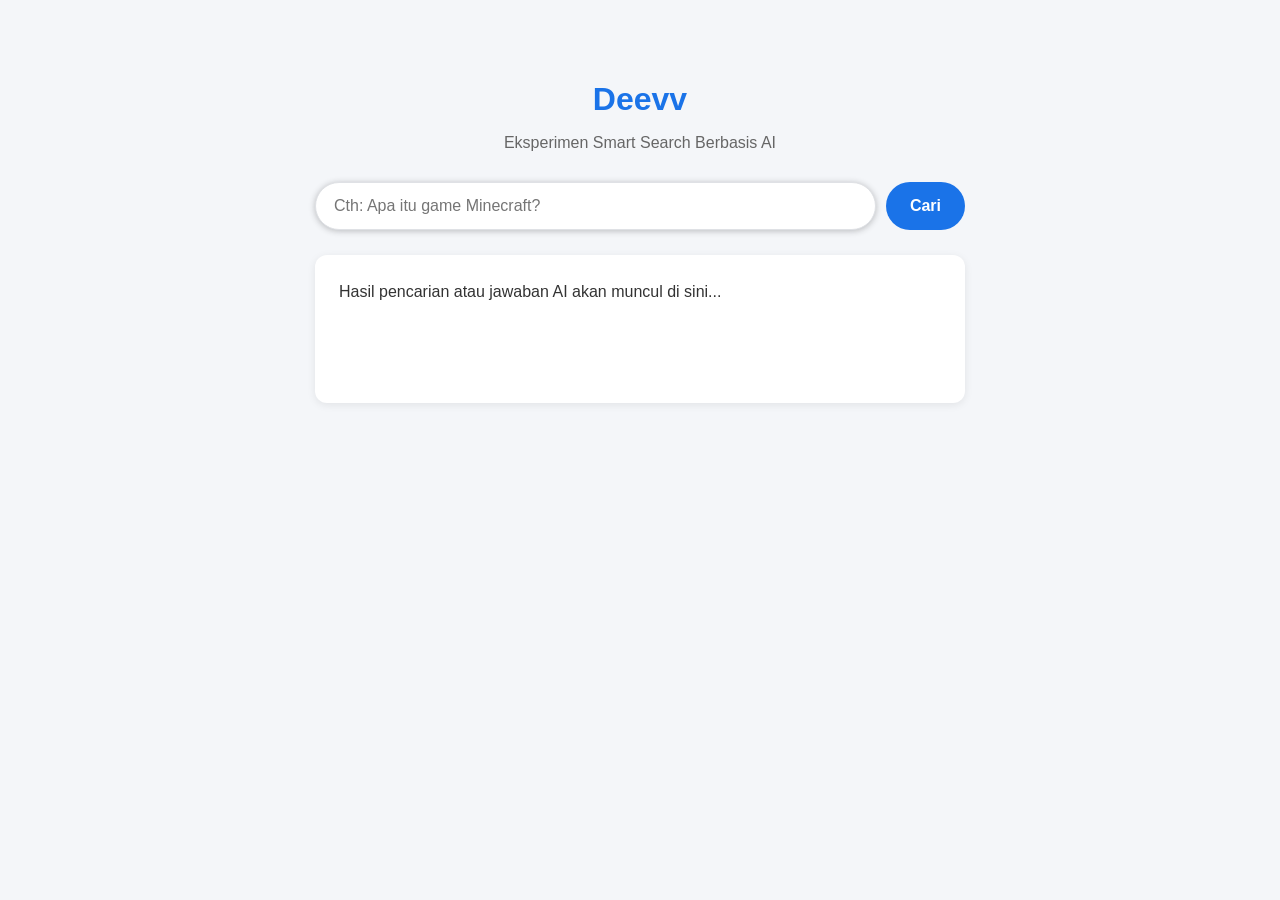
<file: aisearch.html>
<!DOCTYPE html>
<html lang="id">
<head>
    <meta charset="UTF-8">
    <meta name="viewport" content="width=device-width, initial-scale=1.0">
    <title>Deevv - Smart AI Search</title>
    <style>
        body {
            font-family: -apple-system, BlinkMacSystemFont, "Segoe UI", Roboto, sans-serif;
            background-color: #f4f6f9;
            color: #333;
            max-width: 650px;
            margin: 40px auto;
            padding: 20px;
        }
        h1 {
            text-align: center;
            color: #1a73e8;
            margin-bottom: 5px;
        }
        p.subtitle {
            text-align: center;
            color: #666;
            margin-bottom: 30px;
        }
        .search-container {
            display: flex;
            gap: 10px;
            margin-bottom: 25px;
        }
        input[type="text"] {
            flex: 1;
            padding: 14px 18px;
            font-size: 16px;
            border: 1px solid #dfe1e5;
            border-radius: 24px;
            outline: none;
            box-shadow: 0 1px 6px rgba(32,33,36,.28);
        }
        button {
            padding: 0 24px;
            font-size: 16px;
            background-color: #1a73e8;
            color: white;
            border: none;
            border-radius: 24px;
            cursor: pointer;
            font-weight: bold;
        }
        #result-card {
            background: white;
            padding: 24px;
            border-radius: 12px;
            box-shadow: 0 2px 8px rgba(0,0,0,0.08);
            min-height: 100px;
            line-height: 1.6;
            white-space: pre-wrap;
        }
        .error-msg {
            color: #d93025;
            font-weight: 600;
        }
        .loading-msg {
            color: #1a73e8;
            font-style: italic;
        }
    </style>
</head>
<body>

    <h1>Deevv</h1>
    <p class="subtitle">Eksperimen Smart Search Berbasis AI</p>

    <div class="search-container">
        <input type="text" id="queryInput" placeholder="Cth: Apa itu game Minecraft?" onkeypress="handleKeyPress(event)">
        <button onclick="jalankanPencarian()">Cari</button>
    </div>

    <div id="result-card">Hasil pencarian atau jawaban AI akan muncul di sini...</div>

    <script>
        const groqKeys = [
            "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"
        ];
        let currentKeyIndex = 0;

        function apakahIniPertanyaan(teks) {
            teks = teks.trim().toLowerCase();
            if (teks.endsWith("?")) return true;
            if (teks.length < 5) return false;

            const kataTanya = ["apa", "siapa", "mengapa", "kenapa", "bagaimana", "kapan", "di mana", "dimana", "jelaskan", "sebutkan", "resep", "cara"];
            for (let kata of kataTanya) {
                if (teks.startsWith(kata + " ") || teks.includes(" " + kata + " ")) return true;
            }
            return false;
        }

        async function jalankanPencarian() {
            const inputVal = document.getElementById("queryInput").value;
            const resultCard = document.getElementById("result-card");

            if (!inputVal.trim()) {
                resultCard.innerHTML = `<span class="error-msg">⚠️ Kolom pencarian tidak boleh kosong!</span>`;
                return;
            }

            if (!apakahIniPertanyaan(inputVal)) {
                resultCard.innerHTML = `<span class="error-msg">❌ Bukan pertanyaan valid atau terlalu pendek! Gunakan kata tanya atau tanda '?'.</span>`;
                return;
            }

            resultCard.innerHTML = `<span class="loading-msg">⏳ Deevv AI sedang memproses...</span>`;

            try {
                const jawaban = await fetchGroqAI(inputVal);
                resultCard.innerHTML = jawaban;
            } catch (error) {
                // Di sini error aslinya (beserta status HTTP-nya) bakal ditampilkan blak-blakan ke layar
                resultCard.innerHTML = `<span class="error-msg">⚠️ Error Asli dari Server: ${error.message}</span>`;
            }
        }

        async function fetchGroqAI(promptUser) {
            const apiKey = groqKeys[currentKeyIndex];
            const url = "https://api.groq.com/openai/v1/chat/completions";

            const payload = {
                model: "llama-3.1-8b-instant",
                messages: [
                    { role: "system", content: "Jawab dengan ringkas dan to the point." },
                    { role: "user", content: promptUser }
                ]
            };

            let response = await fetch(url, {
                method: "POST",
                headers: {
                    "Authorization": `Bearer ${apiKey}`,
                    "Content-Type": "application/json"
                },
                body: JSON.stringify(payload)
            });

            // Tangkap isi teks error dari server Groq kalau statusnya bukan 200 OK
            if (!response.ok) {
                let errorBody = await response.text();
                throw new Error(`Status HTTP ${response.status} - Detail: ${errorBody}`);
            }

            const data = await response.json();
            return data.choices[0].message.content;
        }

        function handleKeyPress(event) {
            if (event.key === "Enter") jalankanPencarian();
        }
    </script>
</body>
</html>
</file>
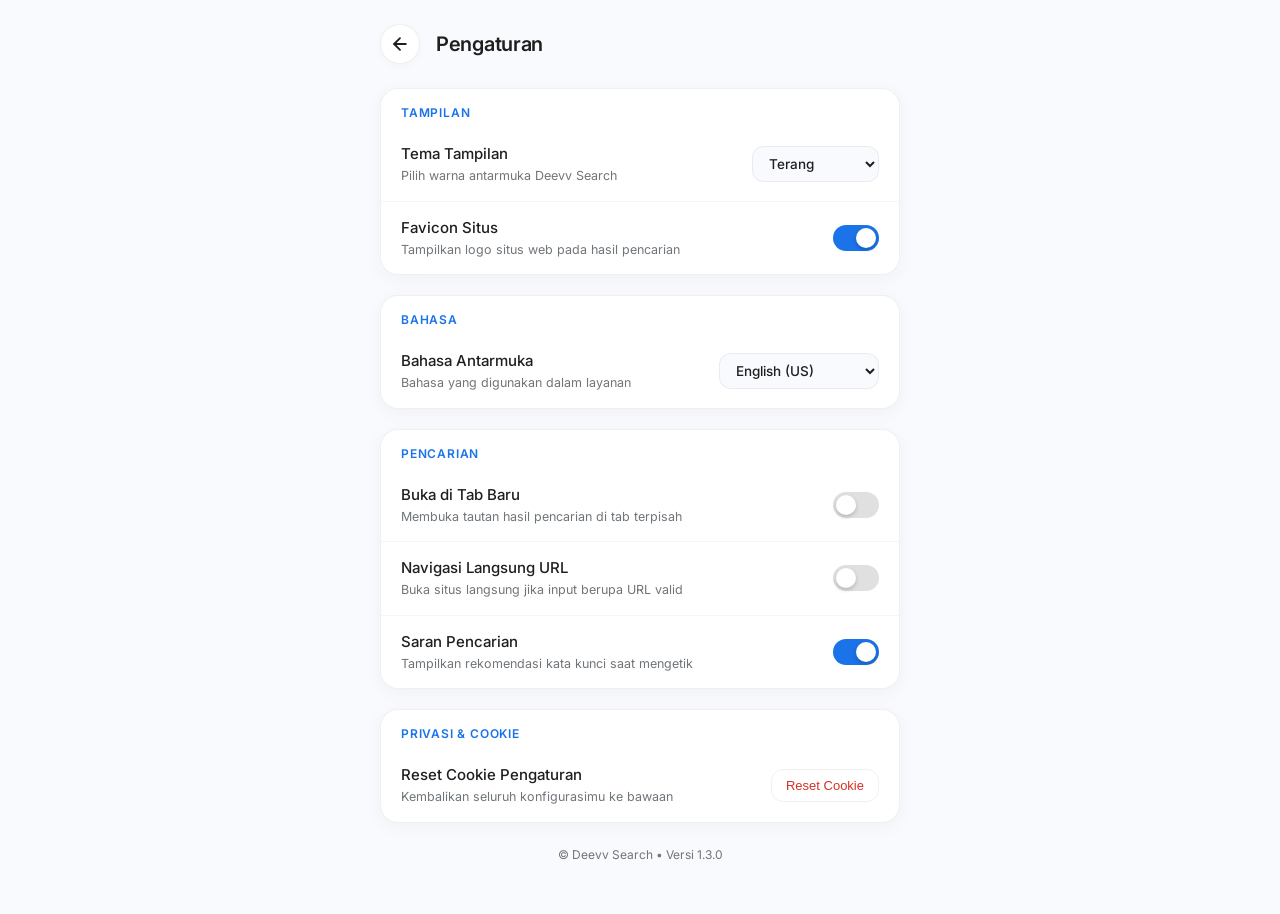
<file: settings.html>
<!DOCTYPE html>
<html lang="id">
<head>
  <meta charset="utf-8">
  <title>Pengaturan — Deevv Search</title>
  <meta name="viewport" content="width=device-width, initial-scale=1">
  <link rel="icon" href="images/search.png" type="image/png">
  <link href="https://fonts.googleapis.com/css2?family=Inter:wght@400;500;600&display=swap" rel="stylesheet">
  
  <style>
    :root {
      --primary: #1a73e8;
      --bg: #f8fafd;
      --surface: #ffffff;
      --text-main: #1f1f1f;
      --text-muted: #70757a;
      --border-color: rgba(0, 0, 0, 0.06);
      --shadow-soft: 0 4px 20px rgba(0, 0, 0, 0.04);
      --radius-card: 18px;
      --radius-btn: 12px;
    }

    /* Mode Gelap (Dark Mode) */
    body.dark {
      --primary: #8ab4f8;        /* Biru terang lembut agar tidak sakit di mata */
      --bg: #121316;             /* Latar belakang utama (Muted Dark) */
      --surface: #1e1e1e;        /* Warna permukaan kartu / header */
      --text-main: #e8eaed;      /* Teks putih terang */
      --text-muted: #9aa0a6;     /* Teks sekunder abu-abu */
      --border-color: rgba(255, 255, 255, 0.08); /* Garis tepi subtle */
      --shadow-soft: 0 4px 20px rgba(0, 0, 0, 0.4);
    }

    /* Penyesuaian kecil untuk elemen form di dark mode */
    html.dark select option {
      background-color: var(--surface);
      color: var(--text-main);
    }

    .back-btn:hover {
      background: var(--border-color); /* Agar hover tombol back fleksibel di light/dark */
    }

    * { box-sizing: border-box; margin: 0; padding: 0; }

    body {
      font-family: 'Inter', -apple-system, sans-serif;
      background-color: var(--bg);
      color: var(--text-main);
      display: flex;
      flex-direction: column;
      align-items: center;
      min-height: 100vh;
      padding: 24px 20px 40px;
    }

    header {
      width: 100%;
      max-width: 520px;
      display: flex;
      align-items: center;
      gap: 16px;
      margin-bottom: 24px;
      padding: 0;
    }

    .back-btn {
      display: inline-flex;
      align-items: center;
      justify-content: center;
      width: 40px;
      height: 40px;
      border-radius: 50%;
      background: var(--surface);
      border: 1px solid var(--border-color);
      color: var(--text-main);
      cursor: pointer;
      text-decoration: none;
      transition: transform 0.2s ease;
      /* Box shadow diperhalus agar sesuai standar privasi */
      box-shadow: 0 2px 8px rgba(0, 0, 0, 0.03);
    }

    .back-btn:hover {
      transform: translateX(-2px);
      background: #f1f3f4;
    }

    .page-title {
      font-size: 20px;
      font-weight: 600;
      letter-spacing: -0.3px;
    }

    main {
      width: 100%;
      max-width: 520px;
      display: flex;
      flex-direction: column;
      gap: 20px;
    }

    .settings-group {
      background: var(--surface);
      border-radius: var(--radius-card);
      box-shadow: var(--shadow-soft);
      border: 1px solid var(--border-color);
      overflow: hidden;
    }

    .group-header {
      padding: 16px 20px 8px;
      font-size: 12px;
      font-weight: 600;
      text-transform: uppercase;
      letter-spacing: 0.8px;
      color: var(--primary);
    }

    .setting-item {
      display: flex;
      align-items: center;
      justify-content: space-between;
      padding: 16px 20px;
      border-bottom: 1px solid rgba(0, 0, 0, 0.04);
      gap: 16px;
    }

    .setting-item:last-child {
      border-bottom: none;
    }

    .setting-info {
      display: flex;
      flex-direction: column;
      gap: 4px;
    }

    .setting-label {
      font-size: 15px;
      font-weight: 500;
      color: var(--text-main);
    }

    .setting-desc {
      font-size: 12.5px;
      color: var(--text-muted);
      line-height: 1.4;
    }

    select {
      background: var(--bg);
      border: 1px solid var(--border-color);
      color: var(--text-main);
      padding: 8px 12px;
      border-radius: var(--radius-btn);
      font-size: 13.5px;
      font-weight: 500;
      outline: none;
      cursor: pointer;
      font-family: inherit;
    }

    /* Switch Custom */
    .switch {
      position: relative;
      display: inline-block;
      width: 46px;
      height: 26px;
      flex-shrink: 0;
    }

    .switch input { opacity: 0; width: 0; height: 0; }

    .slider {
      position: absolute;
      cursor: pointer;
      top: 0; left: 0; right: 0; bottom: 0;
      background-color: #e0e0e0;
      transition: .25s ease;
      border-radius: 34px;
    }

    .slider:before {
      position: absolute;
      content: "";
      height: 20px;
      width: 20px;
      left: 3px;
      bottom: 3px;
      background-color: white;
      transition: .25s ease;
      border-radius: 50%;
      box-shadow: 0 2px 4px rgba(0,0,0,0.2);
    }

    input:checked + .slider { background-color: var(--primary); }
    input:checked + .slider:before { transform: translateX(20px); }

    .btn-action {
      background: transparent;
      border: 1px solid var(--border-color);
      color: #d93025;
      padding: 8px 14px;
      border-radius: var(--radius-btn);
      font-size: 13px;
      font-weight: 500;
      cursor: pointer;
      transition: background 0.2s;
    }

    .btn-action:hover { background: rgba(217, 48, 37, 0.06); }

    /* Toast notification */
    .toast {
      position: fixed;
      bottom: 24px;
      background: #323232;
      color: #fff;
      padding: 12px 20px;
      border-radius: 24px;
      font-size: 13px;
      box-shadow: 0 6px 16px rgba(0,0,0,0.2);
      opacity: 0;
      transform: translateY(20px);
      transition: opacity 0.3s, transform 0.3s;
      pointer-events: none;
      z-index: 9999;
    }

    .toast.show { opacity: 1; transform: translateY(0); }

    footer {
      margin-top: auto;
      padding: 24px 0 12px;
      font-size: 12px;
      color: var(--text-muted);
    }

@media (max-width: 480px) {
      body {
        padding: 20px 16px 32px;
      }
    }

  </style>
</head>
<body>

    <header>
    <a href="index.html" class="back-btn" title="Kembali ke Beranda">
      <svg width="20" height="20" viewBox="0 0 24 24" fill="none" stroke="currentColor" stroke-width="2.2" stroke-linecap="round" stroke-linejoin="round">
        <line x1="19" y1="12" x2="5" y2="12"></line>
        <polyline points="12 19 5 12 12 5"></polyline>
      </svg>
    </a>
    <h1 class="page-title">Pengaturan</h1>
  </header>

  <main>
    <!-- Group: Tampilan -->
    <div class="settings-group">
      <div class="group-header">Tampilan</div>
      
      <div class="setting-item">
        <div class="setting-info">
          <span class="setting-label">Tema Tampilan</span>
          <span class="setting-desc">Pilih warna antarmuka Deevv Search</span>
        </div>
        <select id="theme_select">
          <option value="light">Terang</option>
          <option value="dark">Gelap (Beta)</option>
          <option value="system">Sistem</option>
        </select>
      </div>

      <div class="setting-item">
        <div class="setting-info">
          <span class="setting-label">Favicon Situs</span>
          <span class="setting-desc">Tampilkan logo situs web pada hasil pencarian</span>
        </div>
        <label class="switch">
          <input type="checkbox" id="favicon_toggle">
          <span class="slider"></span>
        </label>
      </div>
    </div>

    <!-- Group: Bahasa -->
    <div class="settings-group">
      <div class="group-header">Bahasa</div>

      <div class="setting-item">
        <div class="setting-info">
          <span class="setting-label">Bahasa Antarmuka</span>
          <span class="setting-desc">Bahasa yang digunakan dalam layanan</span>
        </div>
        <select id="lang_select">
          <option value="id">Bahasa Indonesia</option>
          <option value="en">English (US)</option>
        </select>
      </div>
    </div>

    <!-- Group: Pencarian -->
    <div class="settings-group">
      <div class="group-header">Pencarian</div>
      
      <div class="setting-item">
        <div class="setting-info">
          <span class="setting-label">Buka di Tab Baru</span>
          <span class="setting-desc">Membuka tautan hasil pencarian di tab terpisah</span>
        </div>
        <label class="switch">
          <input type="checkbox" id="newtab_toggle">
          <span class="slider"></span>
        </label>
      </div>

      <div class="setting-item">
        <div class="setting-info">
          <span class="setting-label">Navigasi Langsung URL</span>
          <span class="setting-desc">Buka situs langsung jika input berupa URL valid</span>
        </div>
        <label class="switch">
          <input type="checkbox" id="newurl_toggle">
          <span class="slider"></span>
        </label>
      </div>

      <div class="setting-item">
        <div class="setting-info">
          <span class="setting-label">Saran Pencarian</span>
          <span class="setting-desc">Tampilkan rekomendasi kata kunci saat mengetik</span>
        </div>
        <label class="switch">
          <input type="checkbox" id="suggest_toggle">
          <span class="slider"></span>
        </label>
      </div>
    </div>

    <!-- Group: Privasi & Cookie -->
    <div class="settings-group">
      <div class="group-header">Privasi & Cookie</div>

      <div class="setting-item">
        <div class="setting-info">
          <span class="setting-label">Reset Cookie Pengaturan</span>
          <span class="setting-desc">Kembalikan seluruh konfigurasimu ke bawaan</span>
        </div>
        <button class="btn-action" id="reset_cookie_btn">Reset Cookie</button>
      </div>
    </div>
  </main>

  <div id="toast" class="toast">Pengaturan tersimpan</div>

  <footer>
    &copy; Deevv Search &bull; Versi 1.3.0
  </footer>

  <!-- File External Cookie JS -->
  <script src="cookie.js"></script>

  <script>
    // Elements DOM
    const themeSelect = document.getElementById('theme_select');
    const faviconToggle = document.getElementById('favicon_toggle');
    const langSelect = document.getElementById('lang_select');
    const newtabToggle = document.getElementById('newtab_toggle');
    const newurlToggle = document.getElementById('newurl_toggle');
    const suggestToggle = document.getElementById('suggest_toggle');
    const resetCookieBtn = document.getElementById('reset_cookie_btn');
    const toast = document.getElementById('toast');

    function showToast(msg) {
      toast.textContent = msg;
      toast.classList.add('show');
      setTimeout(() => toast.classList.remove('show'), 2000);
    }

    // Load preferensi dari cookie.js
    document.addEventListener('DOMContentLoaded', () => {
      const config = getData(); // Mengambil data dari cookie.js

          themeSelect.value = config.theme || 'light';
    
    // Sinkronisasi untuk halaman pengaturan saat dimuat
    const prefersDark = window.matchMedia('(prefers-color-scheme: dark)').matches;
    if (config.theme === 'dark' || (config.theme === 'system' && prefersDark)) {
      document.body.classList.add('dark');
    } else {
      document.body.classList.remove('dark');
    }


      themeSelect.value = config.theme || 'light';
      langSelect.value = config.lang || 'id';
      faviconToggle.checked = config.favicon;
      newtabToggle.checked = config.newtab;
      newurlToggle.checked = config.newurl;
      suggestToggle.checked = config.suggest;
    });

    // Event Listener Update Opsi
      themeSelect.addEventListener('change', (e) => {
    const selectedTheme = e.target.value;
    updateSetting('theme', selectedTheme);
    
    // Terapkan perubahan tema secara langsung (real-time)
    const prefersDark = window.matchMedia('(prefers-color-scheme: dark)').matches;
    if (selectedTheme === 'dark' || (selectedTheme === 'system' && prefersDark)) {
      document.body.classList.add('dark');
    } else {
      document.body.classList.remove('dark');
    }
    
    showToast('Tema diperbarui');
  });

    langSelect.addEventListener('change', (e) => {
      updateSetting('lang', e.target.value);
      showToast('Bahasa diperbarui');
    });

    faviconToggle.addEventListener('change', (e) => {
      updateSetting('favicon', e.target.checked);
      showToast('Pengaturan Favicon disimpan');
    });

    newtabToggle.addEventListener('change', (e) => {
      updateSetting('newtab', e.target.checked);
      showToast('Pengaturan tab disimpan');
    });

    newurlToggle.addEventListener('change', (e) => {
      updateSetting('newurl', e.target.checked);
      showToast('Pengaturan URL disimpan');
    });

    suggestToggle.addEventListener('change', (e) => {
      updateSetting('suggest', e.target.checked);
      showToast('Pengaturan saran disimpan');
    });

    resetCookieBtn.addEventListener('click', () => {
      clearData(); // Menghapus cookie dari cookie.js
      showToast('Cookie berhasil di-reset');
      setTimeout(() => location.reload(), 1200);
    });
  </script>
</body>
</html>
</file>
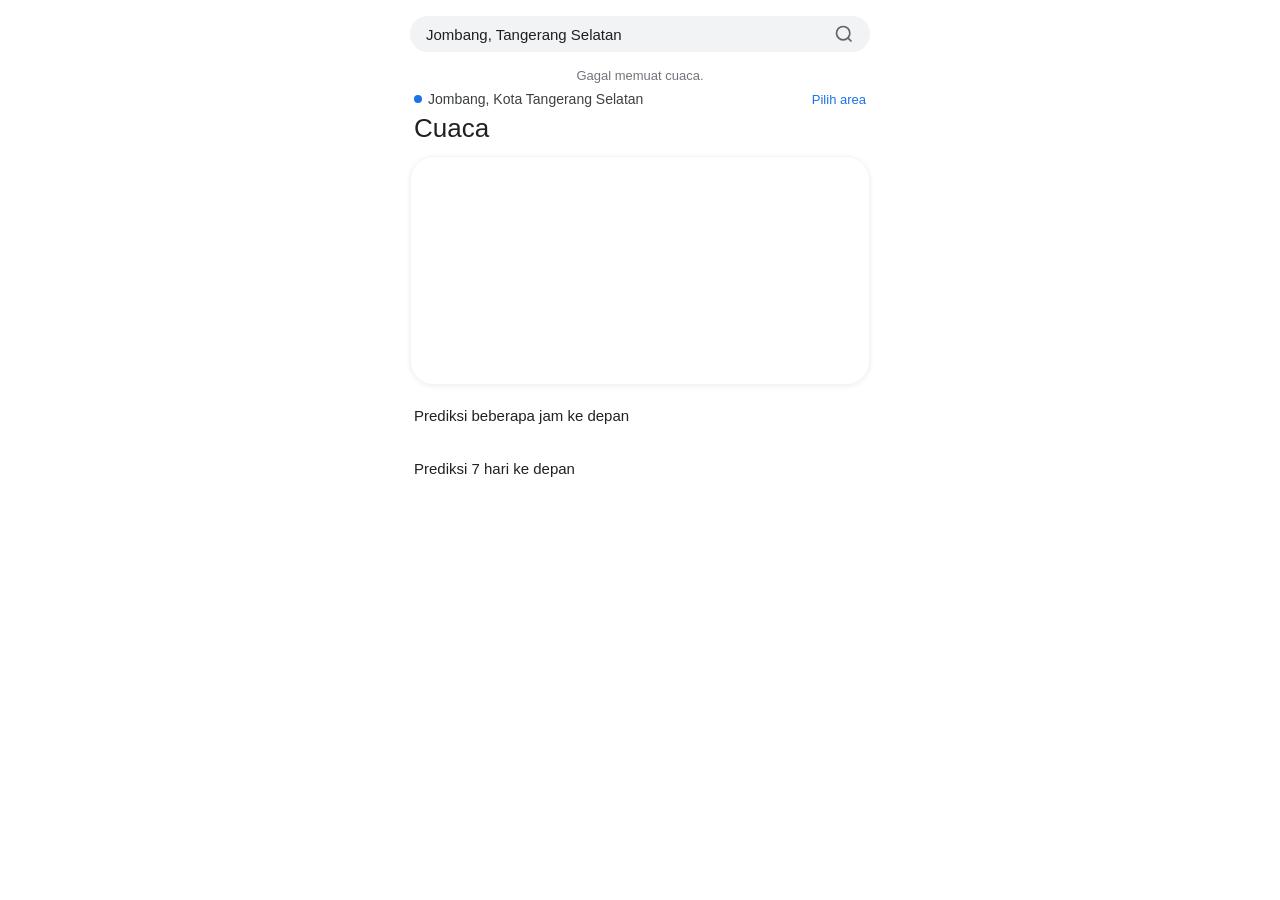
<file: weather.html>
<!DOCTYPE html>
<html lang="id">
<head>
<meta charset="UTF-8">
<meta name="viewport" content="width=device-width, initial-scale=1.0">
<title>Cuaca</title>
<style>
    * {
        box-sizing: border-box;
        margin: 0;
        padding: 0;
        font-family: -apple-system, BlinkMacSystemFont, "Segoe UI", Roboto, Helvetica, Arial, sans-serif;
        -webkit-tap-highlight-color: transparent;
    }

    body {
        background-color: #ffffff;
        color: #1f1f1f;
        display: flex;
        flex-direction: column;
        align-items: center;
        min-height: 100vh;
        padding: 16px 12px 40px;
        transition: background 0.6s ease;
    }

    .search-container {
        width: 100%;
        max-width: 460px;
        margin-bottom: 16px;
    }

    .search-box {
        display: flex;
        align-items: center;
        background: #f1f3f4;
        border-radius: 24px;
        padding: 8px 16px;
    }

    .search-input {
        flex: 1;
        border: none;
        outline: none;
        font-size: 15px;
        background: transparent;
        color: #1f1f1f;
    }

    .search-btn {
        background: none;
        border: none;
        cursor: pointer;
        color: #5f6368;
        display: flex;
    }

    .weather-app {
        width: 100%;
        max-width: 460px;
    }

    .location-header {
        display: flex;
        align-items: center;
        justify-content: space-between;
        font-size: 14px;
        margin-bottom: 6px;
        padding: 0 4px;
    }

    .location-left {
        display: flex;
        align-items: center;
        gap: 6px;
        color: #3c4043;
        font-size: 14px;
        font-weight: 500;
    }

    .blue-dot {
        width: 8px;
        height: 8px;
        background-color: #1a73e8;
        border-radius: 50%;
        flex-shrink: 0;
    }

    .change-area {
        color: #1a73e8;
        font-size: 13px;
        cursor: pointer;
    }

    .main-title {
        font-size: 26px;
        font-weight: 400;
        margin-bottom: 12px;
        padding: 0 4px;
        color: #202124;
    }

    /* --- KOTAK UTAMA (HERO CARD) --- */
    .hero-card {
        border-radius: 24px;
        padding: 22px;
        box-shadow: 0 1px 4px rgba(60,64,67,0.10);
        margin-bottom: 22px;
        border: 1px solid rgba(0,0,0,0.04);
        color: #ffffff;
        position: relative;
        overflow: hidden;
        transition: background 0.6s ease;
    }

    .saat-ini-label {
        font-size: 14px;
        opacity: 0.85;
        margin-bottom: 10px;
        position: relative;
        z-index: 1;
    }

    .current-row {
        display: flex;
        justify-content: space-between;
        align-items: center;
        margin-bottom: 20px;
        position: relative;
        z-index: 1;
    }

    .temp-group {
        display: flex;
        align-items: center;
        gap: 8px;
    }

    .main-temp {
        font-size: 58px;
        font-weight: 400;
        line-height: 1;
        letter-spacing: -2px;
    }

    .main-icon {
        width: 64px;
        height: 64px;
        display: flex;
        align-items: center;
        justify-content: center;
        filter: drop-shadow(0 2px 6px rgba(0,0,0,0.15));
    }

    .condition-group {
        text-align: right;
    }

    .condition-text {
        font-size: 16px;
        font-weight: 500;
        margin-bottom: 4px;
    }

    .feels-like {
        font-size: 13px;
        opacity: 0.85;
    }

    /* GRID INFORMASI DI DALAM KOTAK UTAMA */
    .main-stats-grid {
        display: grid;
        grid-template-columns: repeat(3, 1fr);
        gap: 8px;
        padding-top: 16px;
        border-top: 1px solid rgba(255,255,255,0.25);
        text-align: center;
        position: relative;
        z-index: 1;
    }

    .stat-box {
        display: flex;
        flex-direction: column;
        align-items: center;
        gap: 4px;
    }

    .stat-icon {
        width: 20px;
        height: 20px;
        opacity: 0.9;
    }

    .stat-label {
        font-size: 11px;
        opacity: 0.8;
        letter-spacing: 0.3px;
    }

    .stat-value {
        font-size: 14px;
        font-weight: 500;
    }

    /* --- SECTION TITLES --- */
    .section-subtitle {
        font-size: 15px;
        font-weight: 500;
        color: #202124;
        margin-bottom: 12px;
        padding: 0 4px;
    }

    /* --- PREDIKSI JAM-JAMAN --- */
    .hourly-grid {
        display: grid;
        grid-template-columns: repeat(5, 1fr);
        gap: 8px;
        margin-bottom: 24px;
    }

    .hourly-card {
        background-color: #f8f9fa;
        border: 1px solid #e8eaed;
        border-radius: 16px;
        padding: 12px 6px;
        display: flex;
        flex-direction: column;
        align-items: center;
        gap: 8px;
        box-shadow: 0 1px 2px rgba(0,0,0,0.03);
    }

    .hourly-time {
        font-size: 12px;
        color: #5f6368;
    }

    .hourly-icon {
        width: 30px;
        height: 30px;
    }

    .hourly-temp {
        font-size: 14px;
        font-weight: 500;
        color: #202124;
    }

    /* --- PREDIKSI HARIAN --- */
    .daily-grid {
        display: grid;
        grid-template-columns: repeat(3, 1fr);
        gap: 8px;
        margin-bottom: 16px;
    }

    .daily-card {
        background-color: #f8f9fa;
        border: 1px solid #e8eaed;
        border-radius: 16px;
        padding: 14px 8px;
        display: flex;
        flex-direction: column;
        align-items: center;
        gap: 6px;
        box-shadow: 0 1px 2px rgba(0,0,0,0.03);
    }

    .daily-day {
        font-size: 12px;
        font-weight: 500;
        color: #3c4043;
    }

    .daily-icon {
        width: 32px;
        height: 32px;
        margin: 2px 0;
    }

    .daily-rain {
        font-size: 11px;
        color: #1a73e8;
    }

    .daily-temps {
        font-size: 13px;
        color: #202124;
        display: flex;
        gap: 6px;
    }

    .daily-temps .low {
        color: #5f6368;
    }

    .status-msg {
        text-align: center;
        font-size: 13px;
        color: #70757a;
        margin-bottom: 8px;
    }

    @media (max-width: 380px) {
        .daily-grid { grid-template-columns: repeat(2, 1fr); }
    }
</style>
</head>
<body id="body">

    <div class="search-container">
        <form id="searchForm" class="search-box">
            <input type="text" id="searchInput" class="search-input" value="Jombang, Tangerang Selatan" placeholder="Cari lokasi cuaca..." required>
            <button type="submit" class="search-btn">
                <svg width="20" height="20" viewBox="0 0 24 24" fill="none" stroke="currentColor" stroke-width="2"><circle cx="11" cy="11" r="8"></circle><line x1="21" y1="21" x2="16.65" y2="16.65"></line></svg>
            </button>
        </form>
    </div>

    <div id="statusMsg" class="status-msg"></div>

    <div class="weather-app">
        <div class="location-header">
            <div class="location-left">
                <span class="blue-dot"></span>
                <span id="locName">Jombang, Kota Tangerang Selatan</span>
            </div>
            <span class="change-area">Pilih area</span>
        </div>

        <h1 class="main-title">Cuaca</h1>

        <!-- KOTAK UTAMA -->
        <div class="hero-card" id="heroCard">
            <div class="saat-ini-label">Saat ini</div>
            <div class="current-row">
                <div class="temp-group">
                    <span id="mainTemp" class="main-temp">27°</span>
                    <div id="mainWeatherSvg" class="main-icon"></div>
                </div>
                <div class="condition-group">
                    <div id="conditionText" class="condition-text">Sebagian besar berawan</div>
                    <div id="feelsLikeText" class="feels-like">Terasa seperti 30°</div>
                </div>
            </div>

            <div class="main-stats-grid">
                <div class="stat-box">
                    <svg class="stat-icon" viewBox="0 0 24 24" fill="currentColor"><path d="M12 2.69l5.66 5.66a8 8 0 1 1-11.31 0z"/></svg>
                    <span class="stat-label">Presipitasi</span>
                    <span id="precipVal" class="stat-value">0%</span>
                </div>
                <div class="stat-box">
                    <svg class="stat-icon" viewBox="0 0 24 24" fill="currentColor"><path d="M19.35 10.04C18.67 6.59 15.64 4 12 4 9.11 4 6.6 5.64 5.35 8.04 2.34 8.36 0 10.91 0 14c0 3.31 2.69 6 6 6h13c2.76 0 5-2.24 5-5 0-2.64-2.05-4.78-4.65-4.96z"/></svg>
                    <span class="stat-label">Kelembapan</span>
                    <span id="humidityVal" class="stat-value">78%</span>
                </div>
                <div class="stat-box">
                    <svg class="stat-icon" viewBox="0 0 24 24" fill="currentColor"><path d="M14.5 17c0 1.38-1.12 2.5-2.5 2.5s-2.5-1.12-2.5-2.5 1.12-2.5 2.5-2.5h9v2h-6.5zm-5-10c0-1.38 1.12-2.5 2.5-2.5s2.5 1.12 2.5 2.5-1.12 2.5-2.5 2.5H2v-2h10zm9 5c0-1.38-1.12-2.5-2.5-2.5S13.5 10.62 13.5 12s1.12 2.5 2.5 2.5H22v-2h-5.5z"/></svg>
                    <span class="stat-label">Angin</span>
                    <span id="windVal" class="stat-value">8 km/j</span>
                </div>
            </div>
        </div>

        <!-- PREDIKSI BEBERAPA JAM KE DEPAN -->
        <div class="section-subtitle">Prediksi beberapa jam ke depan</div>
        <div id="hourlyGrid" class="hourly-grid"></div>

        <!-- PREDIKSI HARIAN -->
        <div class="section-subtitle">Prediksi 7 hari ke depan</div>
        <div id="dailyGrid" class="daily-grid"></div>
    </div>

    <script>
        const searchForm = document.getElementById('searchForm');
        const searchInput = document.getElementById('searchInput');
        const statusMsg = document.getElementById('statusMsg');
        const body = document.getElementById('body');
        const heroCard = document.getElementById('heroCard');

        window.addEventListener('DOMContentLoaded', () => {
            fetchWeather("Jombang, Tangerang Selatan");
        });

        searchForm.addEventListener('submit', (e) => {
            e.preventDefault();
            const query = searchInput.value.trim();
            if (query) fetchWeather(query);
        });

        async function fetchWeather(query) {
            statusMsg.textContent = "Memuat data...";
            try {
                const geoRes = await fetch(`https://geocoding-api.open-meteo.com/v1/search?name=${encodeURIComponent(query)}&count=1&language=id&format=json`);
                const geoData = await geoRes.json();

                if (!geoData.results || geoData.results.length === 0) {
                    statusMsg.textContent = "Lokasi tidak ditemukan.";
                    return;
                }

                const loc = geoData.results[0];
                document.getElementById('locName').textContent = `${loc.name}, ${loc.admin1 || loc.country}`;

                const params = new URLSearchParams({
                    latitude: loc.latitude,
                    longitude: loc.longitude,
                    current: "temperature_2m,relative_humidity_2m,apparent_temperature,precipitation,weather_code,wind_speed_10m,is_day",
                    hourly: "temperature_2m,weather_code,is_day,precipitation_probability",
                    daily: "weather_code,temperature_2m_max,temperature_2m_min,precipitation_probability_max",
                    forecast_days: "7",
                    timezone: "auto"
                });
                const weatherRes = await fetch(`https://api.open-meteo.com/v1/forecast?${params.toString()}`);
                const data = await weatherRes.json();

                statusMsg.textContent = "";
                renderWeather(data);

            } catch (err) {
                console.error(err);
                statusMsg.textContent = "Gagal memuat cuaca.";
            }
        }

        function renderWeather(data) {
            const current = data.current;
            const hourly = data.hourly;
            const daily = data.daily;

            const curTemp = Math.round(current.temperature_2m);
            const feelsLike = Math.round(current.apparent_temperature);
            const isDay = current.is_day === 1;

            document.getElementById('mainTemp').textContent = `${curTemp}°`;
            document.getElementById('feelsLikeText').textContent = `Terasa seperti ${feelsLike}°`;

            const cond = getWeatherMeta(current.weather_code, isDay);
            document.getElementById('conditionText').textContent = cond.label;
            document.getElementById('mainWeatherSvg').innerHTML = cond.svg;
            heroCard.style.background = cond.gradient;

            // cari indeks jam sekarang di array hourly berdasarkan waktu current
            const nowIso = current.time;
            let nowIdx = hourly.time.indexOf(nowIso);
            if (nowIdx === -1) nowIdx = 0;

            const precipProb = hourly.precipitation_probability ? hourly.precipitation_probability[nowIdx] : 0;
            document.getElementById('precipVal').textContent = `${precipProb ?? 0}%`;
            document.getElementById('humidityVal').textContent = `${current.relative_humidity_2m}%`;
            document.getElementById('windVal').textContent = `${Math.round(current.wind_speed_10m)} km/j`;

            // Prediksi jam-jaman (5 jam ke depan)
            const hourlyGrid = document.getElementById('hourlyGrid');
            hourlyGrid.innerHTML = '';
            for (let i = 0; i < 5; i++) {
                const idx = nowIdx + i;
                const temp = Math.round(hourly.temperature_2m[idx] ?? curTemp);
                const code = hourly.weather_code[idx] ?? current.weather_code;
                const hDay = hourly.is_day ? hourly.is_day[idx] === 1 : isDay;
                const timeLabel = i === 0 ? "Sekarang" : formatHour(hourly.time[idx]);
                const meta = getWeatherMeta(code, hDay);

                hourlyGrid.innerHTML += `
                    <div class="hourly-card">
                        <span class="hourly-time">${timeLabel}</span>
                        <div class="hourly-icon">${meta.smallSvg}</div>
                        <span class="hourly-temp">${temp}°</span>
                    </div>
                `;
            }

            // Prediksi harian (7 hari)
            const dailyGrid = document.getElementById('dailyGrid');
            dailyGrid.innerHTML = '';
            for (let i = 0; i < daily.time.length; i++) {
                const meta = getWeatherMeta(daily.weather_code[i], true);
                const dayLabel = i === 0 ? "Hari ini" : formatDay(daily.time[i]);
                const hi = Math.round(daily.temperature_2m_max[i]);
                const lo = Math.round(daily.temperature_2m_min[i]);
                const rain = daily.precipitation_probability_max ? daily.precipitation_probability_max[i] : 0;

                dailyGrid.innerHTML += `
                    <div class="daily-card">
                        <span class="daily-day">${dayLabel}</span>
                        <div class="daily-icon">${meta.smallSvg}</div>
                        <span class="daily-rain">${rain ?? 0}%</span>
                        <span class="daily-temps"><span class="hi">${hi}°</span><span class="low">${lo}°</span></span>
                    </div>
                `;
            }
        }

        function formatHour(isoString) {
            const d = new Date(isoString);
            return `${String(d.getHours()).padStart(2, '0')}.00`;
        }

        function formatDay(isoString) {
            const d = new Date(isoString + 'T00:00:00');
            const names = ['Min', 'Sen', 'Sel', 'Rab', 'Kam', 'Jum', 'Sab'];
            return names[d.getDay()];
        }

        // --- IKON & GRADASI SESUAI KODE CUACA WMO ---
        function getWeatherMeta(code, isDay = true) {
            const icons = {
                sun: `<svg viewBox="0 0 36 36"><circle cx="18" cy="18" r="9" fill="#ffb300"/><g stroke="#ffb300" stroke-width="2.5" stroke-linecap="round"><line x1="18" y1="2" x2="18" y2="6"/><line x1="18" y1="30" x2="18" y2="34"/><line x1="2" y1="18" x2="6" y2="18"/><line x1="30" y1="18" x2="34" y2="18"/><line x1="6.5" y1="6.5" x2="9.2" y2="9.2"/><line x1="26.8" y1="26.8" x2="29.5" y2="29.5"/><line x1="6.5" y1="29.5" x2="9.2" y2="26.8"/><line x1="26.8" y1="9.2" x2="29.5" y2="6.5"/></g></svg>`,
                moon: `<svg viewBox="0 0 36 36"><path d="M23 6a13 13 0 1 0 8 20 10.5 10.5 0 0 1-8-20z" fill="#c9d2e8"/></svg>`,
                partlyDay: `<svg viewBox="0 0 42 42"><circle cx="15" cy="15" r="8" fill="#ffb300"/><path d="M15 26c-6 0-11-4.5-11-10" stroke="none"/><path d="M14 30c-6.6 0-12-4.9-12-11 0-5.4 4-9.9 9.3-10.8-.2.9-.3 1.8-.3 2.8 0 6 4.9 11 11 11 1 0 2-.1 2.9-.4-1 4.9-5.4 8.4-10.9 8.4z" fill="#90a4ae"/><path d="M18 18c5 0 9 4 9 9s-4 9-9 9H8c-4.4 0-8-3.6-8-8 0-4 3-7.3 6.9-7.9C7 15.8 10.7 12.5 15 12.5c4.6 0 8.4 3.3 9.2 7.7-.4-.1-.8-.2-1.2-.2z" fill="none"/></svg>`,
                partlyNight: `<svg viewBox="0 0 42 42"><path d="M20 5a9 9 0 1 0 5 16.4A7.5 7.5 0 0 1 20 5z" fill="#c9d2e8"/><path d="M12 28c-4.4 0-8-3.6-8-8 0-4 3-7.3 6.9-7.9.4 4 2.7 7.4 6 9.4-1.1 3.7-4.6 6.5-8.9 6.5z" fill="#90a4ae"/><path d="M32 20c3.9 0 7 3.1 7 7s-3.1 7-7 7H14c-4.4 0-8-3.6-8-8 0-4 3-7.3 6.9-7.9C13.6 13.8 17.3 10.5 21.6 10.5c5.2 0 9.5 4 9.9 9.1.2 0 .3-.1.5-.1z" fill="#b0bec5"/></svg>`,
                cloud: `<svg viewBox="0 0 42 42"><path d="M12 30c-4.4 0-8-3.6-8-8 0-4.1 3.1-7.5 7.1-7.9 1.1-4.6 5.2-8 10.1-8 5.2 0 9.6 3.9 10.2 9 3.9.4 6.9 3.7 6.9 7.7 0 4.3-3.5 7.8-7.8 7.8H12z" fill="#90a4ae"/></svg>`,
                fog: `<svg viewBox="0 0 42 42"><path d="M12 22c-4.4 0-8-3-8-6.7C4 11.7 7.1 8.9 11 8.5 12.1 4.9 15.9 2 20.4 2c4.8 0 8.8 3.3 9.5 7.6 3.5.7 6.1 3.5 6.1 6.9 0 3.7-3.5 6.7-7.8 6.7H12z" fill="#b0bec5"/><g stroke="#78909c" stroke-width="2.5" stroke-linecap="round"><line x1="6" y1="30" x2="36" y2="30"/><line x1="10" y1="35" x2="32" y2="35"/></g></svg>`,
                drizzle: `<svg viewBox="0 0 42 42"><path d="M12 22c-4.4 0-8-3-8-6.7C4 11.7 7.1 8.9 11 8.5 12.1 4.9 15.9 2 20.4 2c4.8 0 8.8 3.3 9.5 7.6 3.5.7 6.1 3.5 6.1 6.9 0 3.7-3.5 6.7-7.8 6.7H12z" fill="#90a4ae"/><g stroke="#4fc3f7" stroke-width="2.5" stroke-linecap="round"><line x1="14" y1="27" x2="12" y2="32"/><line x1="22" y1="27" x2="20" y2="32"/><line x1="30" y1="27" x2="28" y2="32"/></g></svg>`,
                rain: `<svg viewBox="0 0 42 42"><path d="M12 20c-4.4 0-8-3-8-6.7 0-3.6 3.1-6.4 7-6.8C12.1 2.9 15.9 0 20.4 0c4.8 0 8.8 3.3 9.5 7.6 3.5.7 6.1 3.5 6.1 6.9 0 3.7-3.5 6.7-7.8 6.7H12z" fill="#607d8b"/><g stroke="#2196f3" stroke-width="3" stroke-linecap="round"><line x1="12" y1="27" x2="9" y2="35"/><line x1="21" y1="27" x2="18" y2="35"/><line x1="30" y1="27" x2="27" y2="35"/></g></svg>`,
                thunder: `<svg viewBox="0 0 42 42"><path d="M12 20c-4.4 0-8-3-8-6.7 0-3.6 3.1-6.4 7-6.8C12.1 2.9 15.9 0 20.4 0c4.8 0 8.8 3.3 9.5 7.6 3.5.7 6.1 3.5 6.1 6.9 0 3.7-3.5 6.7-7.8 6.7H12z" fill="#546e7a"/><path d="M22 22l-7 11h6l-3 9 11-13h-6z" fill="#ffca28"/></svg>`,
                snow: `<svg viewBox="0 0 42 42"><path d="M12 18c-4.4 0-8-3-8-6.7 0-3.6 3.1-6.4 7-6.8C12.1.9 15.9-2 20.4-2c4.8 0 8.8 3.3 9.5 7.6 3.5.7 6.1 3.5 6.1 6.9 0 3.7-3.5 6.7-7.8 6.7H12z" fill="#b0bec5" transform="translate(0,4)"/><g stroke="#4dd0e1" stroke-width="2.2" stroke-linecap="round"><line x1="13" y1="27" x2="13" y2="35"/><line x1="9.5" y1="29" x2="16.5" y2="33"/><line x1="16.5" y1="29" x2="9.5" y2="33"/><line x1="27" y1="27" x2="27" y2="35"/><line x1="23.5" y1="29" x2="30.5" y2="33"/><line x1="30.5" y1="29" x2="23.5" y2="33"/></g></svg>`
            };

            const gradients = {
                clearDay: "linear-gradient(160deg,#4a9eea 0%,#7cc4f5 100%)",
                clearNight: "linear-gradient(160deg,#1a2a52 0%,#3b4d7a 100%)",
                partlyDay: "linear-gradient(160deg,#5b9fd6 0%,#8fb8d6 100%)",
                partlyNight: "linear-gradient(160deg,#22315a 0%,#4a5a82 100%)",
                cloudy: "linear-gradient(160deg,#6d7f8c 0%,#93a2ac 100%)",
                fog: "linear-gradient(160deg,#8996a0 0%,#aeb8bf 100%)",
                rain: "linear-gradient(160deg,#3d5a73 0%,#5f7d92 100%)",
                thunder: "linear-gradient(160deg,#2c3540 0%,#4d5b68 100%)",
                snow: "linear-gradient(160deg,#7d93a8 0%,#aac1d1 100%)"
            };

            if (code === 0) {
                return isDay
                    ? { label: "Cerah", svg: icons.sun, smallSvg: icons.sun, gradient: gradients.clearDay }
                    : { label: "Cerah", svg: icons.moon, smallSvg: icons.moon, gradient: gradients.clearNight };
            } else if (code === 1 || code === 2) {
                return isDay
                    ? { label: "Cerah Berawan", svg: icons.partlyDay, smallSvg: icons.partlyDay, gradient: gradients.partlyDay }
                    : { label: "Cerah Berawan", svg: icons.partlyNight, smallSvg: icons.partlyNight, gradient: gradients.partlyNight };
            } else if (code === 3) {
                return { label: "Berawan", svg: icons.cloud, smallSvg: icons.cloud, gradient: gradients.cloudy };
            } else if (code === 45 || code === 48) {
                return { label: "Berkabut", svg: icons.fog, smallSvg: icons.fog, gradient: gradients.fog };
            } else if ([51, 53, 55, 56, 57].includes(code)) {
                return { label: "Gerimis", svg: icons.drizzle, smallSvg: icons.drizzle, gradient: gradients.rain };
            } else if ([61, 63, 65, 66, 67, 80, 81, 82].includes(code)) {
                return { label: "Hujan", svg: icons.rain, smallSvg: icons.rain, gradient: gradients.rain };
            } else if ([71, 73, 75, 77, 85, 86].includes(code)) {
                return { label: "Salju", svg: icons.snow, smallSvg: icons.snow, gradient: gradients.snow };
            } else if ([95, 96, 99].includes(code)) {
                return { label: "Badai Petir", svg: icons.thunder, smallSvg: icons.thunder, gradient: gradients.thunder };
            } else {
                return { label: "Berawan", svg: icons.cloud, smallSvg: icons.cloud, gradient: gradients.cloudy };
            }
        }
    </script>
</body>
</html>
</file>
